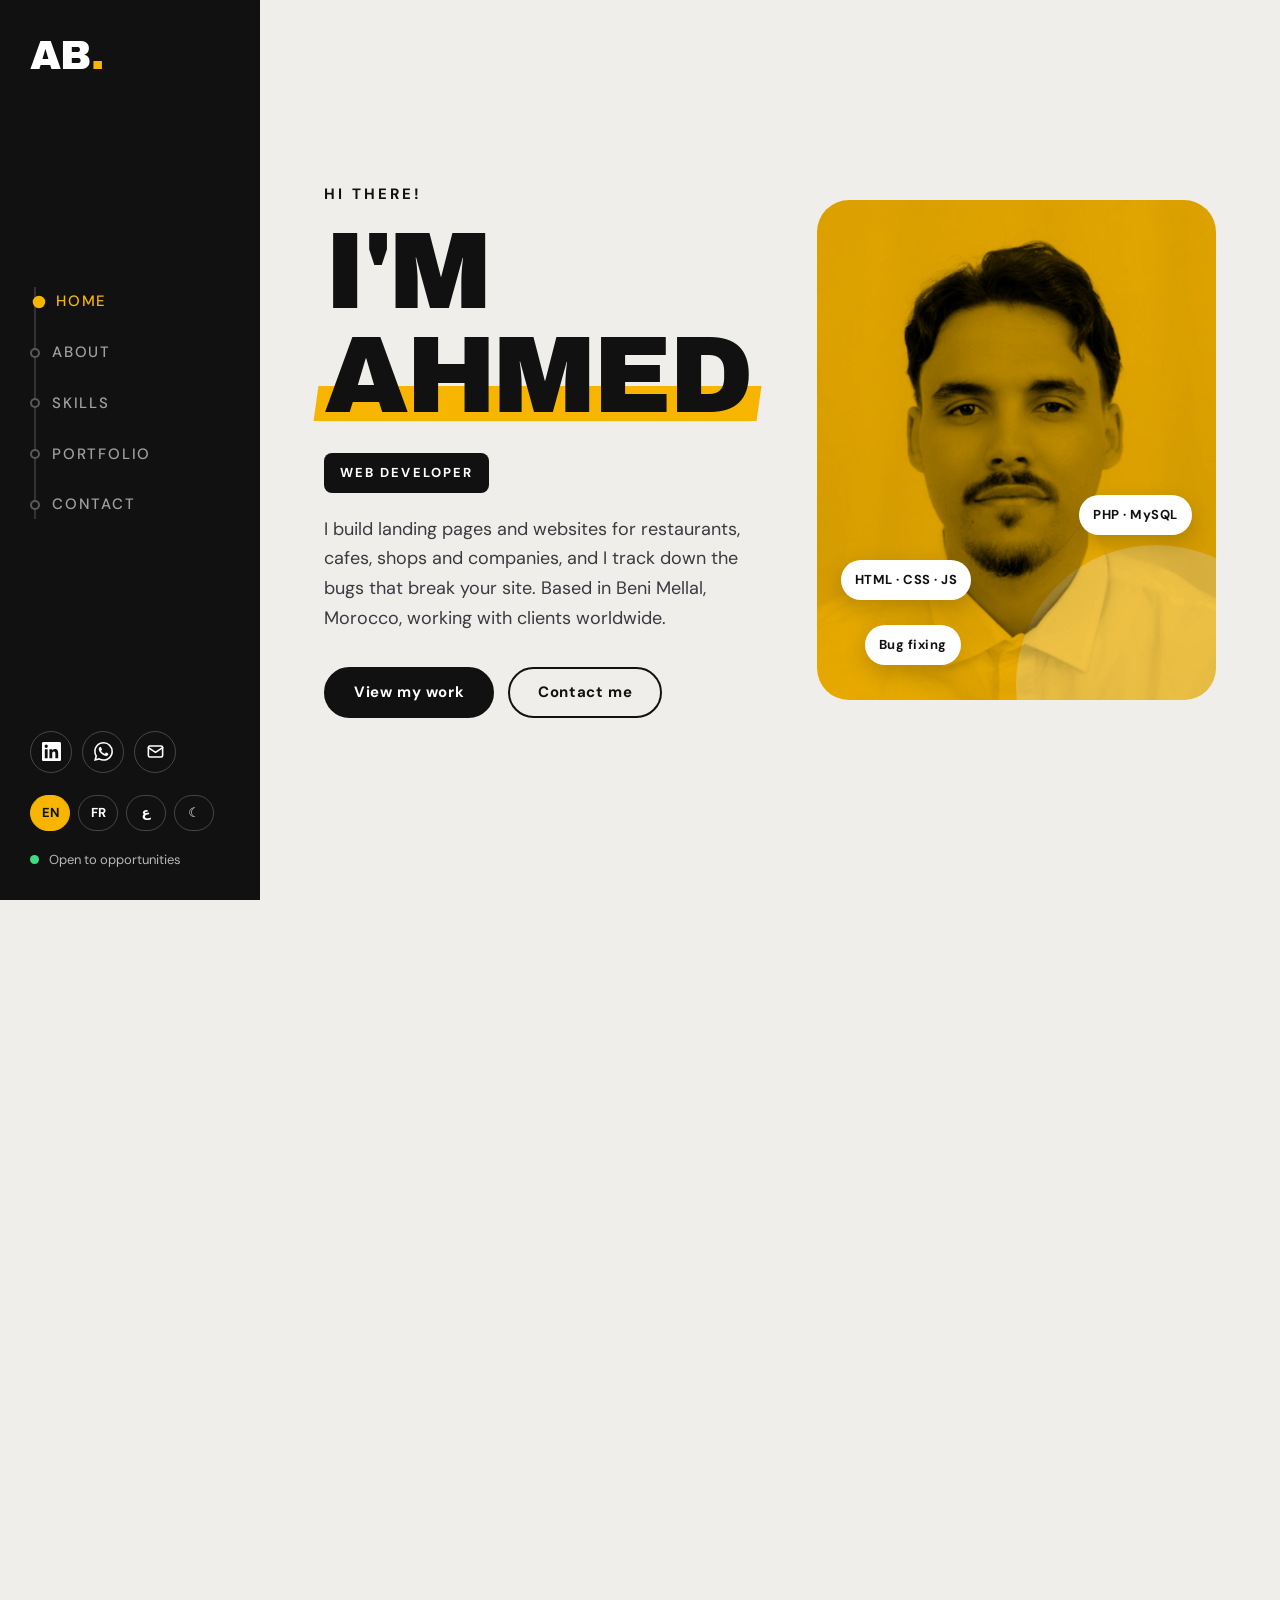
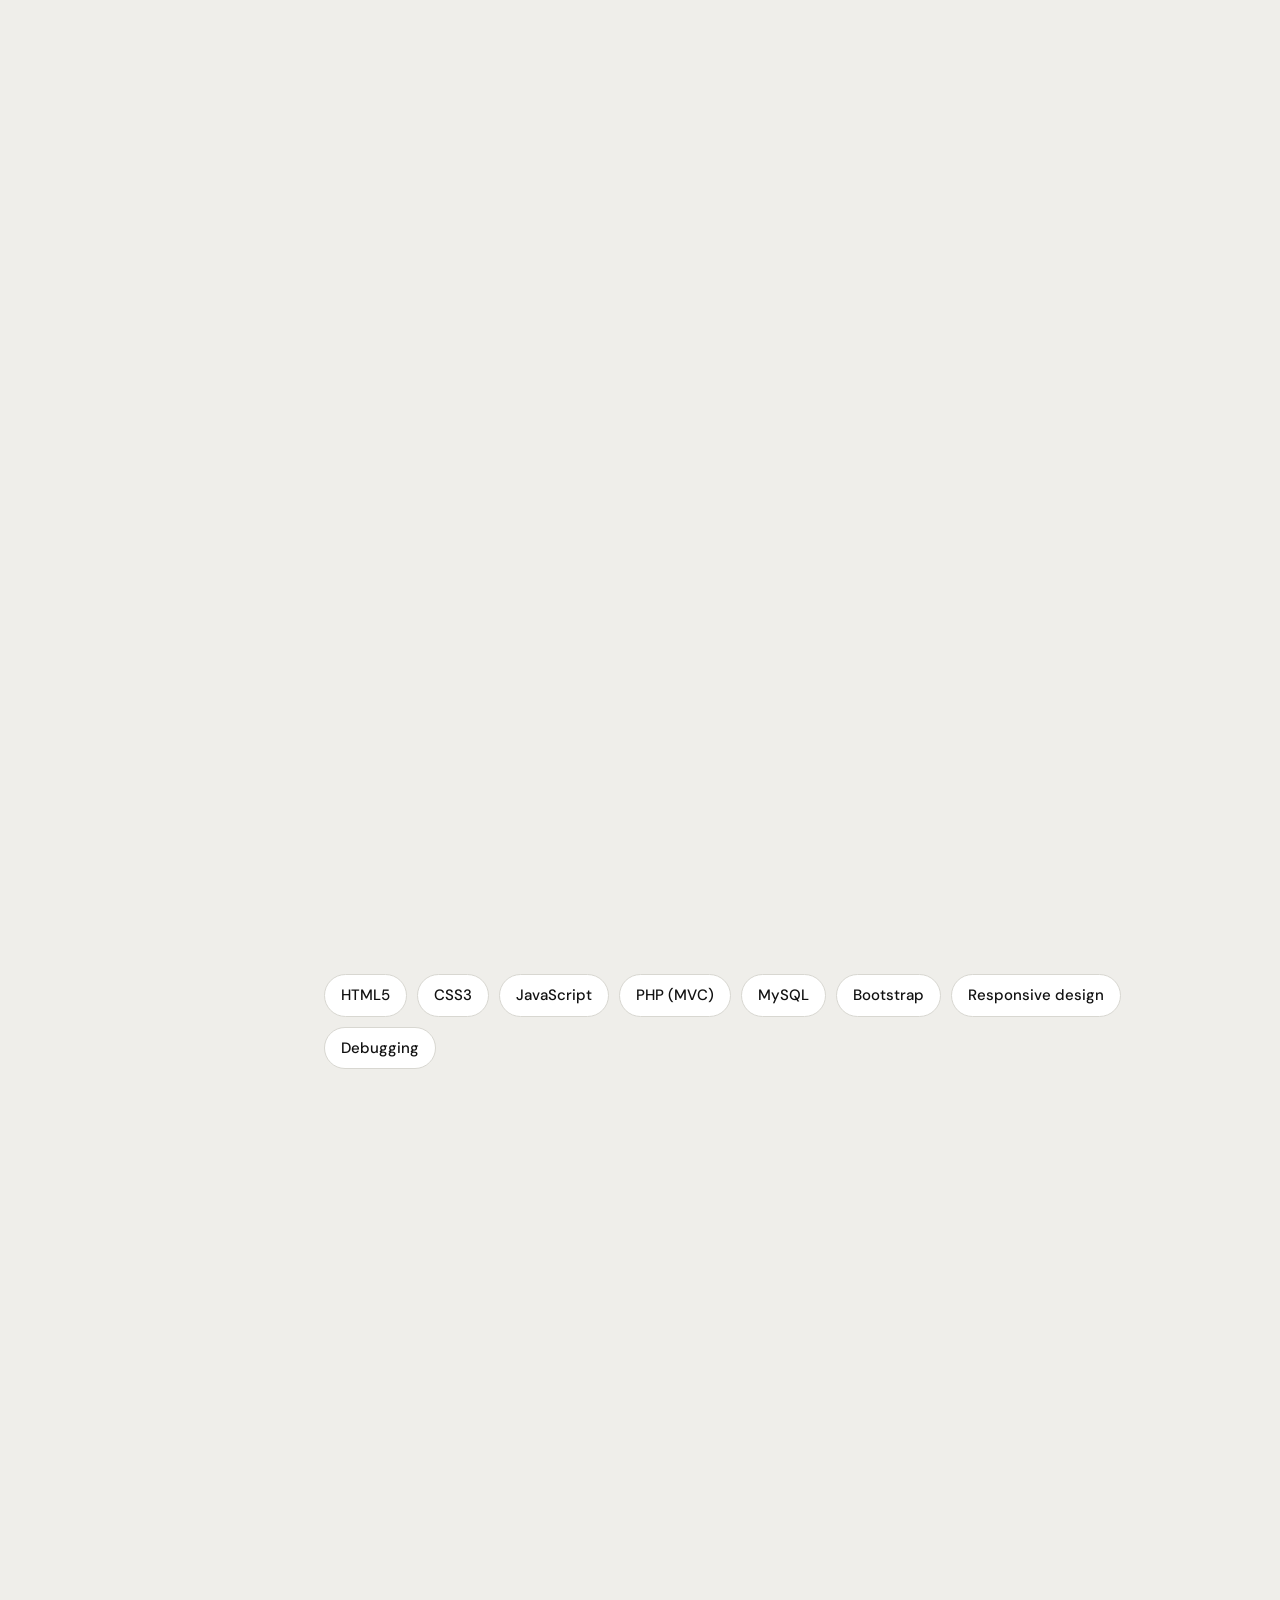
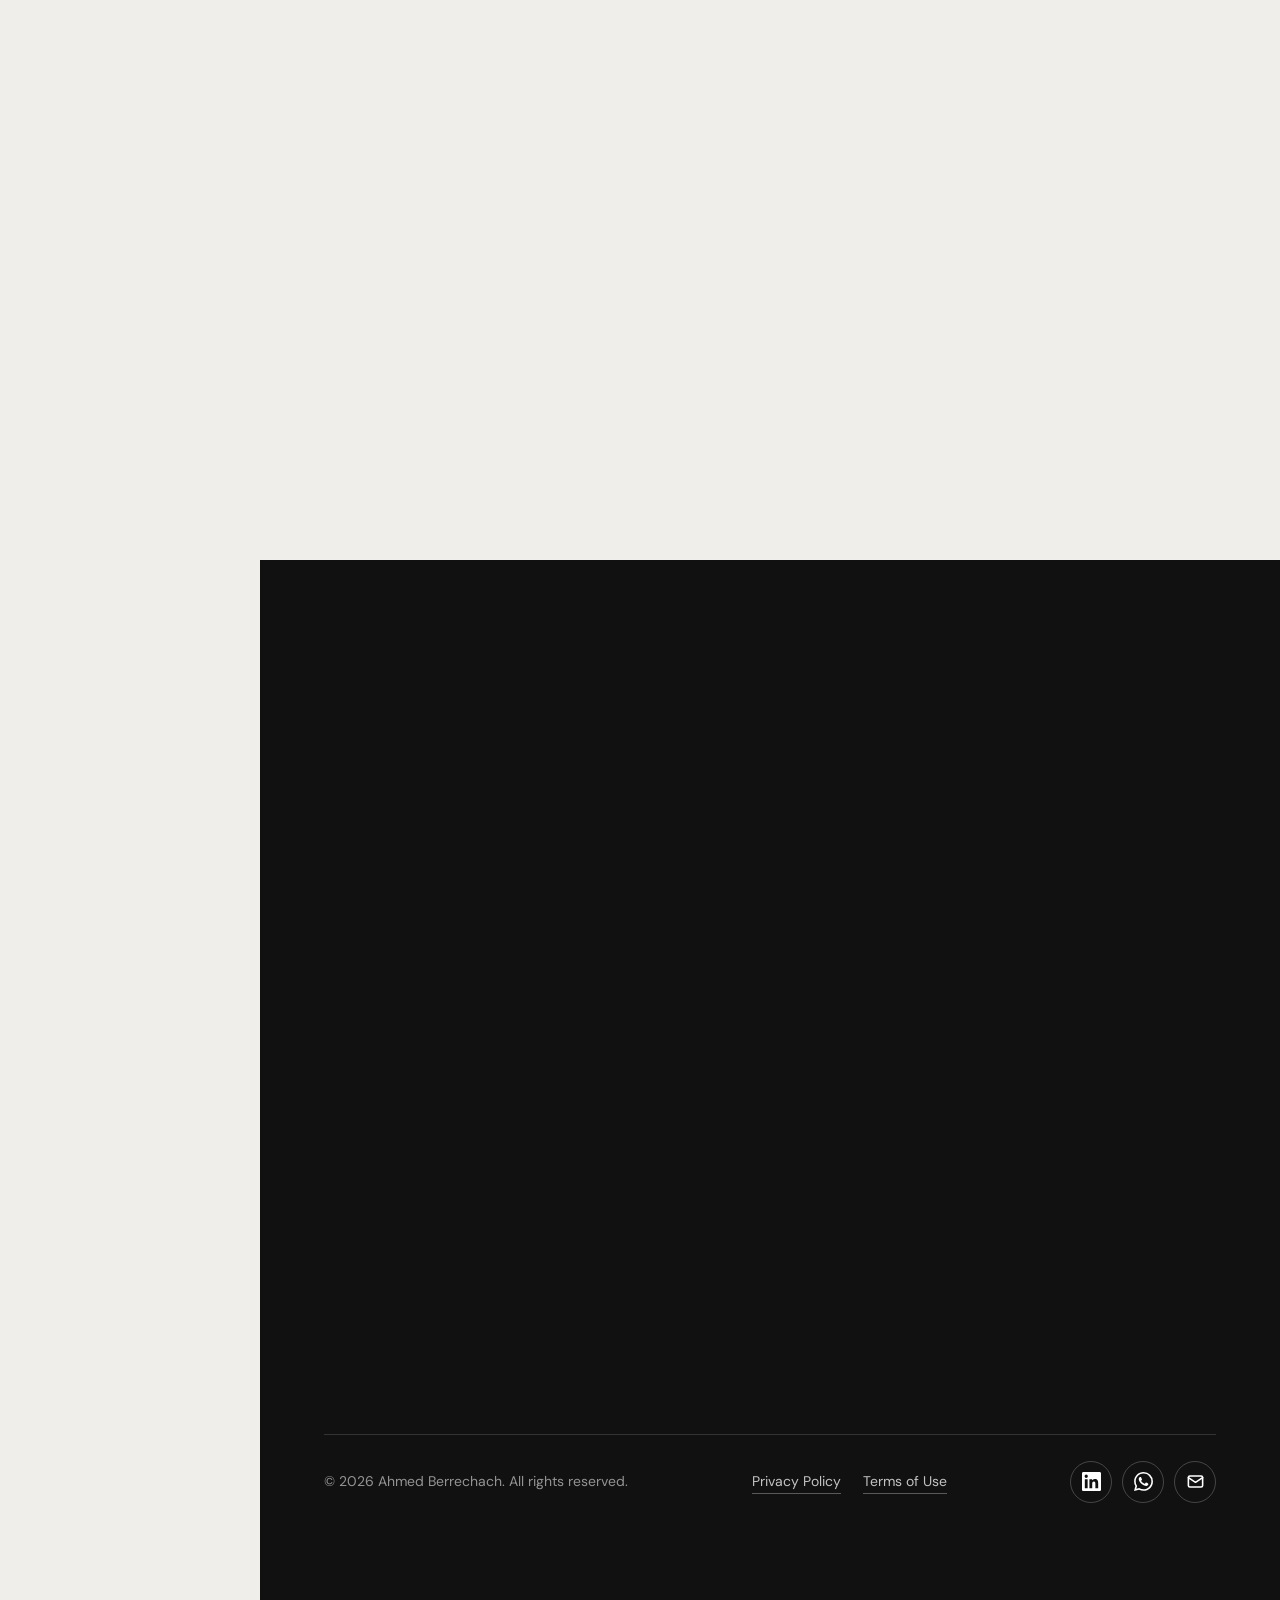
<file: index.html>
<!doctype html>
<html lang="en">
  <head>
    <meta charset="utf-8" />
    <meta name="viewport" content="width=device-width, initial-scale=1" />
    <title>Ahmed Berrechach | Web Developer</title>
    <meta
      name="description"
      content="Ahmed Berrechach, web developer. Landing pages and websites for restaurants, cafes, shops and companies, plus bug fixing."
    />
    <meta property="og:title" content="Ahmed Berrechach | Web Developer" />
    <meta
      property="og:description"
      content="Landing pages, business websites, ordering sites and bug fixing."
    />
    <meta property="og:type" content="website" />
    <meta property="og:locale" content="en_US" />
    <meta name="twitter:card" content="summary" />
    <meta name="twitter:title" content="Ahmed Berrechach | Web Developer" />
    <meta
      name="twitter:description"
      content="Landing pages, business websites, ordering sites and bug fixing."
    />
    <meta name="author" content="Ahmed Berrechach" />
    <meta name="robots" content="index, follow" />
    <meta name="theme-color" content="#111111" />
    <meta
      http-equiv="Content-Security-Policy"
      content="default-src 'self'; img-src 'self' data:; style-src 'self'; script-src 'self'; connect-src 'self' https://formsubmit.co; form-action 'self' https://formsubmit.co; base-uri 'self'; object-src 'none'"
    />
    <script type="application/ld+json">
      {
        "@context": "https://schema.org",
        "@type": "Person",
        "name": "Ahmed Berrechach",
        "jobTitle": "Web Developer",
        "email": "mailto:ahmed.berrechach1@gmail.com",
        "telephone": "+212694136313",
        "address": {
          "@type": "PostalAddress",
          "addressLocality": "Beni Mellal",
          "addressCountry": "MA"
        },
        "sameAs": ["https://www.linkedin.com/in/ahmed-berrechach-89001a366"]
      }
    </script>
    <link
      rel="icon"
      href="data:image/svg+xml,%3Csvg xmlns='http://www.w3.org/2000/svg' viewBox='0 0 64 64'%3E%3Crect width='64' height='64' rx='14' fill='%23111'/%3E%3Ctext x='32' y='43' font-size='30' font-family='Arial Black,Arial' font-weight='900' text-anchor='middle' fill='%23F7B500'%3EAB%3C/text%3E%3C/svg%3E"
    />
    <link rel="stylesheet" href="css/style.css" />
  </head>
  <body>
    <a class="skip" href="#main">Skip to content</a>

    <svg
      class="sprite"
      width="0"
      height="0"
      aria-hidden="true"
      focusable="false"
    >
      <symbol id="i-linkedin" viewBox="0 0 24 24">
        <path
          d="M20.447 20.452h-3.554v-5.569c0-1.328-.027-3.037-1.852-3.037-1.853 0-2.136 1.445-2.136 2.939v5.667H9.351V9h3.414v1.561h.046c.477-.9 1.637-1.85 3.37-1.85 3.601 0 4.267 2.37 4.267 5.455v6.286zM5.337 7.433a2.062 2.062 0 0 1-2.063-2.065 2.064 2.064 0 1 1 2.063 2.065zm1.782 13.019H3.555V9h3.564v11.452zM22.225 0H1.771C.792 0 0 .774 0 1.729v20.542C0 23.227.792 24 1.771 24h20.451C23.2 24 24 23.227 24 22.271V1.729C24 .774 23.2 0 22.222 0h.003z"
        />
      </symbol>
      <symbol id="i-whatsapp" viewBox="0 0 24 24">
        <path
          d="M17.472 14.382c-.297-.149-1.758-.867-2.03-.967-.273-.099-.471-.148-.67.15-.197.297-.767.966-.94 1.164-.173.199-.347.223-.644.075-.297-.15-1.255-.463-2.39-1.475-.883-.788-1.48-1.761-1.653-2.059-.173-.297-.018-.458.13-.606.134-.133.298-.347.446-.52.149-.174.198-.298.298-.497.099-.198.05-.371-.025-.52-.075-.149-.669-1.612-.916-2.207-.242-.579-.487-.5-.669-.51-.173-.008-.371-.01-.57-.01-.198 0-.52.074-.792.372-.272.297-1.04 1.016-1.04 2.479 0 1.462 1.065 2.875 1.213 3.074.149.198 2.096 3.2 5.077 4.487.709.306 1.262.489 1.694.625.712.227 1.36.195 1.871.118.571-.085 1.758-.719 2.006-1.413.248-.694.248-1.289.173-1.413-.074-.124-.272-.198-.57-.347m-5.421 7.403h-.004a9.87 9.87 0 01-5.031-1.378l-.361-.214-3.741.982.998-3.648-.235-.374a9.86 9.86 0 01-1.51-5.26c.001-5.45 4.436-9.884 9.888-9.884 2.64 0 5.122 1.03 6.988 2.898a9.825 9.825 0 012.893 6.994c-.003 5.45-4.437 9.884-9.885 9.884m8.413-18.297A11.815 11.815 0 0012.05 0C5.495 0 .16 5.335.157 11.892c0 2.096.547 4.142 1.588 5.945L.057 24l6.305-1.654a11.882 11.882 0 005.683 1.448h.005c6.554 0 11.89-5.335 11.893-11.893a11.821 11.821 0 00-3.48-8.413z"
        />
      </symbol>
    </svg>

    <!-- Mobile top bar -->
    <header class="topbar">
      <a href="#home" class="logo">AB<span>.</span></a>
      <button
        class="menu-btn"
        aria-label="Open menu"
        aria-expanded="false"
        aria-controls="sidebar"
      >
        <span></span><span></span><span></span>
      </button>
    </header>

    <!-- Sidebar navigation -->
    <aside class="sidebar" id="sidebar">
      <a href="#home" class="logo">AB<span>.</span></a>

      <nav class="nav" aria-label="Main">
        <a href="#home" class="active"><i></i>Home</a>
        <a href="#about"><i></i>About</a>
        <a href="#skills"><i></i>Skills</a>
        <a href="#portfolio"><i></i>Portfolio</a>
        <a href="#contact"><i></i>Contact</a>
      </nav>

      <ul class="socials" aria-label="Contact links">
        <li>
          <a
            href="https://www.linkedin.com/in/ahmed-berrechach-89001a366"
            target="_blank"
            rel="noopener noreferrer"
            aria-label="LinkedIn"
            title="LinkedIn"
            ><svg viewBox="0 0 24 24" aria-hidden="true">
              <path
                d="M20.447 20.452h-3.554v-5.569c0-1.328-.027-3.037-1.852-3.037-1.853 0-2.136 1.445-2.136 2.939v5.667H9.351V9h3.414v1.561h.046c.477-.9 1.637-1.85 3.37-1.85 3.601 0 4.267 2.37 4.267 5.455v6.286zM5.337 7.433a2.062 2.062 0 0 1-2.063-2.065 2.064 2.064 0 1 1 2.063 2.065zm1.782 13.019H3.555V9h3.564v11.452zM22.225 0H1.771C.792 0 0 .774 0 1.729v20.542C0 23.227.792 24 1.771 24h20.451C23.2 24 24 23.227 24 22.271V1.729C24 .774 23.2 0 22.222 0h.003z"
              /></svg
          ></a>
        </li>
        <li>
          <a
            href="https://wa.me/212694136313"
            target="_blank"
            rel="noopener noreferrer"
            aria-label="WhatsApp"
            title="WhatsApp"
            ><svg viewBox="0 0 24 24" aria-hidden="true">
              <path
                d="M17.472 14.382c-.297-.149-1.758-.867-2.03-.967-.273-.099-.471-.148-.67.15-.197.297-.767.966-.94 1.164-.173.199-.347.223-.644.075-.297-.15-1.255-.463-2.39-1.475-.883-.788-1.48-1.761-1.653-2.059-.173-.297-.018-.458.13-.606.134-.133.298-.347.446-.52.149-.174.198-.298.298-.497.099-.198.05-.371-.025-.52-.075-.149-.669-1.612-.916-2.207-.242-.579-.487-.5-.669-.51-.173-.008-.371-.01-.57-.01-.198 0-.52.074-.792.372-.272.297-1.04 1.016-1.04 2.479 0 1.462 1.065 2.875 1.213 3.074.149.198 2.096 3.2 5.077 4.487.709.306 1.262.489 1.694.625.712.227 1.36.195 1.871.118.571-.085 1.758-.719 2.006-1.413.248-.694.248-1.289.173-1.413-.074-.124-.272-.198-.57-.347m-5.421 7.403h-.004a9.87 9.87 0 01-5.031-1.378l-.361-.214-3.741.982.998-3.648-.235-.374a9.86 9.86 0 01-1.51-5.26c.001-5.45 4.436-9.884 9.888-9.884 2.64 0 5.122 1.03 6.988 2.898a9.825 9.825 0 012.893 6.994c-.003 5.45-4.437 9.884-9.885 9.884m8.413-18.297A11.815 11.815 0 0012.05 0C5.495 0 .16 5.335.157 11.892c0 2.096.547 4.142 1.588 5.945L.057 24l6.305-1.654a11.882 11.882 0 005.683 1.448h.005c6.554 0 11.89-5.335 11.893-11.893a11.821 11.821 0 00-3.48-8.413z"
              /></svg
          ></a>
        </li>
        <li>
          <a
            href="https://mail.google.com/mail/?view=cm&amp;fs=1&amp;to=ahmed.berrechach1@gmail.com"
            target="_blank"
            rel="noopener noreferrer"
            aria-label="Email"
            title="Email"
            ><svg viewBox="0 0 24 24" aria-hidden="true" class="stroke">
              <rect x="3" y="5" width="18" height="14" rx="2" />
              <path d="m3 7 9 6 9-6" /></svg
          ></a>
        </li>
      </ul>
<div class="controls">
  <button type="button" data-lang="en">EN</button>
  <button type="button" data-lang="fr">FR</button>
  <button type="button" data-lang="ar">ع</button>
  <button type="button" id="theme-btn" aria-label="Dark / light mode">☾</button>
</div>
     <div class="status"><b></b> Open to opportunities</div>
    </aside>

    <main id="main">
      <!-- HOME -->
      <section id="home" class="hero">
        <div class="hero-text">
          <p class="hi">Hi there!</p>
          <h1>I'm <em>Ahmed</em></h1>
          <p class="role">Web Developer</p>
          <p class="lead">
            I build landing pages and websites for restaurants, cafes, shops and
            companies, and I track down the bugs that break your site. Based in
            Beni Mellal, Morocco, working with clients worldwide.
          </p>
          <div class="actions">
            <a class="btn btn-dark" href="#portfolio">View my work</a>
            <a class="btn btn-line" href="#contact">Contact me</a>
          </div>
        </div>

        <div class="hero-photo">
          <img
            src="assets/ahmed.jpg"
            alt="Portrait of Ahmed Berrechach"
            width="1021"
            height="1280"
          />
          <span class="chip chip-a">HTML · CSS · JS</span>
          <span class="chip chip-b">PHP · MySQL</span>
          <span class="chip chip-c">Bug fixing</span>
        </div>
      </section>

      <!-- ABOUT -->
      <section id="about" class="block">
        <header class="sec-head reveal">
          <p class="eyebrow">01 / About</p>
          <h2>About me</h2>
        </header>

        <div class="about-grid">
          <div class="about-copy reveal">
            <p class="big">
              I'm <strong>Ahmed Berrechach</strong>, a web developer who builds
              pages that present a business clearly and bring in customers.
            </p>
            <p>
              I work with HTML, CSS, JavaScript, PHP and MySQL. My focus is
              landing pages and presentation websites for restaurants, cafes,
              shops and companies, plus websites where customers can place
              orders.
            </p>
            <p>
              I'm also the person you call when something is broken. I enjoy
              finding the real cause of a bug and fixing it properly. I come
              from customer service and IT support, so I answer fast and explain
              things in plain words.
            </p>
          </div>

          <div class="stats reveal">
            <div>
              <b>2026</b><span>Diploma in<br />Computer Development</span>
            </div>
            <div>
              <b data-count="3">3</b><span>Internships<br />completed</span>
            </div>
            <div>
              <b data-count="6">6</b><span>Core web<br />technologies</span>
            </div>
            <div>
              <b>B2</b><span>English<br />level</span>
            </div>
          </div>
        </div>

        <h3 class="sub reveal">What I do</h3>
        <div class="services">
          <article class="service reveal">
            <svg viewBox="0 0 48 48" aria-hidden="true">
              <rect x="5" y="9" width="38" height="28" rx="4" />
              <path d="M5 17h38M17 43h14M24 37v6" />
            </svg>
            <h4>Landing pages &amp; company websites</h4>
            <p>
              Clear presentation pages for companies and services: a strong
              first screen, trust points and contact buttons.
            </p>
          </article>
          <article class="service reveal">
            <svg viewBox="0 0 48 48" aria-hidden="true">
              <path
                d="M14 6v14a4 4 0 0 0 8 0V6M18 6v36M34 6c-5 4-6 11-6 17h6v19"
              />
            </svg>
            <h4>Restaurant, cafe &amp; shop websites</h4>
            <p>
              Menu or products, opening hours, location map and a WhatsApp
              button so customers reach you in one tap.
            </p>
          </article>
          <article class="service reveal">
            <svg viewBox="0 0 48 48" aria-hidden="true">
              <path d="M6 8h5l5 22h22l4-16H14" />
              <circle cx="19" cy="38" r="3" />
              <circle cx="35" cy="38" r="3" />
            </svg>
            <h4>Online ordering websites</h4>
            <p>
              Order and booking pages where customers pick items, send their
              details and you receive the order.
            </p>
          </article>
          <article class="service reveal">
            <svg viewBox="0 0 48 48" aria-hidden="true">
              <path
                d="M30 8a10 10 0 0 0-9 14L8 35l5 5 13-13a10 10 0 0 0 14-9l-6 6-6-2-2-6 6-6z"
              />
            </svg>
            <h4>Bug fixing</h4>
            <p>
              Broken layouts on mobile, forms that don't send, JavaScript errors
              and slow pages. I find the cause and fix it.
            </p>
          </article>
        </div>
      </section>

      <!-- SKILLS -->
      <section id="skills" class="block">
        <header class="sec-head reveal">
          <p class="eyebrow">02 / Skills</p>
        </header>

        <div>
          <div>
            <ul class="tags">
              <li>HTML5</li>
              <li>CSS3</li>
              <li>JavaScript</li>
              <li>PHP (MVC)</li>
              <li>MySQL</li>
              <li>Bootstrap</li>
              <li>Responsive design</li>
              <li>Debugging</li>
            </ul>
          </div>
        </div>
      </section>

      <!-- PORTFOLIO -->
      <section id="portfolio" class="block">
        <header class="sec-head reveal">
          <p class="eyebrow">03 / Portfolio</p>
          <h2>Portfolio</h2>
        </header>

        <div class="filters reveal" role="tablist" aria-label="Filter projects">
          <button class="on" data-filter="all">All</button>
          <button data-filter="pages">Business pages</button>
          <button data-filter="order">Ordering</button>
          <button data-filter="app">Web apps</button>
        </div>

        <!--
        TO ADD A PROJECT: copy a <article class="card"> block, put a screenshot in assets/ and change the text.
        When a project is online, change the badge to "Live" and link the card.
      -->
        <div class="grid">
          <article class="card reveal" data-cat="pages">
            <div class="thumb">
              <img
                src="assets/dar-zitoun.png"
                alt="Dar Zitoun Restaurant screenshot"
                loading="lazy"
                width="1280"
                height="600"
              />
            </div>
            <div class="card-body">
              <span class="badge soon">Coming soon</span>
              <h4>Dar Zitoun Restaurant</h4>
              <p>
                Restaurant website in French, English and Arabic with menu,
                opening hours, map and table booking.
              </p>
              <ul class="tags small">
                <li>HTML</li>
                <li>CSS</li>
                <li>JavaScript</li>
              </ul>
            </div>
          </article>

          <article class="card reveal" data-cat="pages">
            <div class="thumb">
              <img
                src="assets/atlas-solar.png"
                alt="Atlas Solar Landing Page screenshot"
                loading="lazy"
                width="1280"
                height="600"
              />
            </div>
            <div class="card-body">
              <span class="badge soon">Coming soon</span>
              <h4>Atlas Solar Landing Page</h4>
              <p>
                Landing page for a solar installation company: clear offer,
                benefits and quote request buttons.
              </p>
              <ul class="tags small">
                <li>HTML</li>
                <li>CSS</li>
                <li>JavaScript</li>
              </ul>
            </div>
          </article>

          <article class="card reveal" data-cat="pages">
            <div class="thumb">
              <img
                src="assets/cabinet.png"
                alt="Medical Clinic Website screenshot"
                loading="lazy"
                width="1280"
                height="600"
              />
            </div>
            <div class="card-body">
              <span class="badge soon">Coming soon</span>
              <h4>Medical Clinic Website</h4>
              <p>
                Presentation site for an eye clinic with services, opening
                hours, contact details and appointment buttons.
              </p>
              <ul class="tags small">
                <li>HTML</li>
                <li>CSS</li>
                <li>JavaScript</li>
              </ul>
            </div>
          </article>

          <article class="card reveal" data-cat="pages">
            <div class="thumb">
              <img
                src="assets/fade-studio.png"
                alt="Fade Studio Barber Shop screenshot"
                loading="lazy"
                width="1280"
                height="600"
              />
            </div>
            <div class="card-body">
              <span class="badge soon">Coming soon</span>
              <h4>Fade Studio Barber Shop</h4>
              <p>
                Bold, booking-focused page for a men's barber shop, with a quick
                way to pick a time slot.
              </p>
              <ul class="tags small">
                <li>HTML</li>
                <li>CSS</li>
                <li>JavaScript</li>
              </ul>
            </div>
          </article>

          <article class="card reveal" data-cat="order">
            <div class="thumb">
              <img
                src="assets/brew-and-bean.png"
                alt="Brew &amp; Bean Coffee Ordering screenshot"
                loading="lazy"
                width="1280"
                height="600"
              />
            </div>
            <div class="card-body">
              <span class="badge soon">Coming soon</span>
              <h4>Brew &amp; Bean Coffee Ordering</h4>
              <p>
                Customers pick drinks and pastries, fill a cart, and the order
                is confirmed on WhatsApp.
              </p>
              <ul class="tags small">
                <li>HTML</li>
                <li>CSS</li>
                <li>JavaScript</li>
              </ul>
            </div>
          </article>

          <article class="card reveal" data-cat="order">
            <div class="thumb">
              <img
                src="assets/level-up-store.png"
                alt="Level Up Gaming Store screenshot"
                loading="lazy"
                width="1280"
                height="600"
              />
            </div>
            <div class="card-body">
              <span class="badge soon">Coming soon</span>
              <h4>Level Up Gaming Store</h4>
              <p>
                Online store for consoles, games and accessories with search,
                cart and WhatsApp order confirmation.
              </p>
              <ul class="tags small">
                <li>HTML</li>
                <li>CSS</li>
                <li>JavaScript</li>
              </ul>
            </div>
          </article>

          <article class="card reveal" data-cat="app">
            <div class="thumb">
              <img
                src="assets/Project_artisan.png"
                alt="Swbly Clients-Artisans Platform screenshot"
                loading="lazy"
                width="1280"
                height="600"
              />
            </div>
            <div class="card-body">
              <span class="badge soon">Final Year Project</span>
              <h4>Swbly Clients-Artisans Platform</h4>
              <p>
                A dynamic web application that connects clients with artisans.
                Includes registration, login and a search by trade.
              </p>
              <ul class="tags small">
                <li>PHP</li>
                <li>MySQL</li>
                <li>Bootstrap</li>
                <li>JavaScript</li>
              </ul>
            </div>
          </article>
        </div>
      </section>

      <!-- CONTACT -->
      <section id="contact" class="block dark">
        <header class="sec-head reveal">
          <p class="eyebrow">04 / Contact</p>
          <h2>Let's work together</h2>
        </header>

        <div class="contact-grid">
          <div class="reveal">
            <p class="big">
              Need a landing page, a website for your business or a bug fixed?
              Tell me what you need and I'll reply with a clear plan and price.
            </p>
            <ul class="contact-list">
              <li>
                <span>Email</span
                ><a
                  href="https://mail.google.com/mail/?view=cm&amp;fs=1&amp;to=ahmed.berrechach1@gmail.com"
                  target="_blank"
                  rel="noopener noreferrer"
                  >ahmed.berrechach1@gmail.com</a
                >
              </li>
              <li>
                <span>WhatsApp</span
                ><a
                  href="https://wa.me/212694136313"
                  target="_blank"
                  rel="noopener noreferrer"
                  >+212 694 136 313</a
                >
              </li>
              <li>
                <span>LinkedIn</span
                ><a
                  href="https://www.linkedin.com/in/ahmed-berrechach-89001a366"
                  target="_blank"
                  rel="noopener noreferrer"
                  >Ahmed Berrechach</a
                >
              </li>
              <li><span>Location</span>Beni Mellal, Morocco</li>
              <li><span>Languages</span>English, Arabic</li>
            </ul>
          </div>

          <form
            class="form reveal"
            id="contact-form"
            action="https://formsubmit.co/ahmed.berrechach1@gmail.com"
            method="post"
          >
            <label
              >Your name<input
                name="name"
                type="text"
                required
                minlength="2"
                maxlength="100"
                autocomplete="name"
            /></label>
            <label
              >Your email<input
                name="email"
                type="email"
                required
                maxlength="150"
                autocomplete="email"
            /></label>
            <label
              >What do you need?<textarea
                name="message"
                rows="4"
                required
                minlength="10"
                maxlength="3000"
              ></textarea>
            </label>

            <!-- Spam trap: hidden from people, bots fill it -->
            <input
              type="text"
              name="_honey"
              class="hp"
              tabindex="-1"
              autocomplete="off"
              aria-hidden="true"
            />
            <input
              type="hidden"
              name="_subject"
              value="New message from your portfolio"
            />
            <input type="hidden" name="_template" value="table" />
            <input type="hidden" name="_captcha" value="false" />

            <p class="consent">
              By sending this message you agree to the
              <a href="privacy.html">Privacy Policy</a>.
            </p>
            <button class="btn btn-yellow" type="submit">Send message</button>
            <p
              class="form-status"
              id="form-status"
              role="status"
              aria-live="polite"
            ></p>
          </form>
        </div>

        <footer class="foot">
          <p>
            © <span id="year">2026</span> Ahmed Berrechach. All rights reserved.
          </p>
          <nav class="foot-links" aria-label="Legal">
            <a href="privacy.html">Privacy Policy</a>
            <a href="terms.html">Terms of Use</a>
          </nav>
          <ul class="socials foot-social" aria-label="Social links">
            <li>
              <a
                href="https://www.linkedin.com/in/ahmed-berrechach-89001a366"
                target="_blank"
                rel="noopener noreferrer"
                aria-label="LinkedIn"
                ><svg viewBox="0 0 24 24" aria-hidden="true">
                  <use href="#i-linkedin" /></svg
              ></a>
            </li>
            <li>
              <a
                href="https://wa.me/212694136313"
                target="_blank"
                rel="noopener noreferrer"
                aria-label="WhatsApp"
                ><svg viewBox="0 0 24 24" aria-hidden="true">
                  <use href="#i-whatsapp" /></svg
              ></a>
            </li>
            <li>
              <a
                href="https://mail.google.com/mail/?view=cm&amp;fs=1&amp;to=ahmed.berrechach1@gmail.com"
                target="_blank"
                rel="noopener noreferrer"
                aria-label="Email"
                ><svg viewBox="0 0 24 24" aria-hidden="true" class="stroke">
                  <rect x="3" y="5" width="18" height="14" rx="2" />
                  <path d="m3 7 9 6 9-6" /></svg
              ></a>
            </li>
          </ul>
        </footer>
      </section>
    </main>

    <script src="js/main.js"></script>
  </body>
</html>
</file>
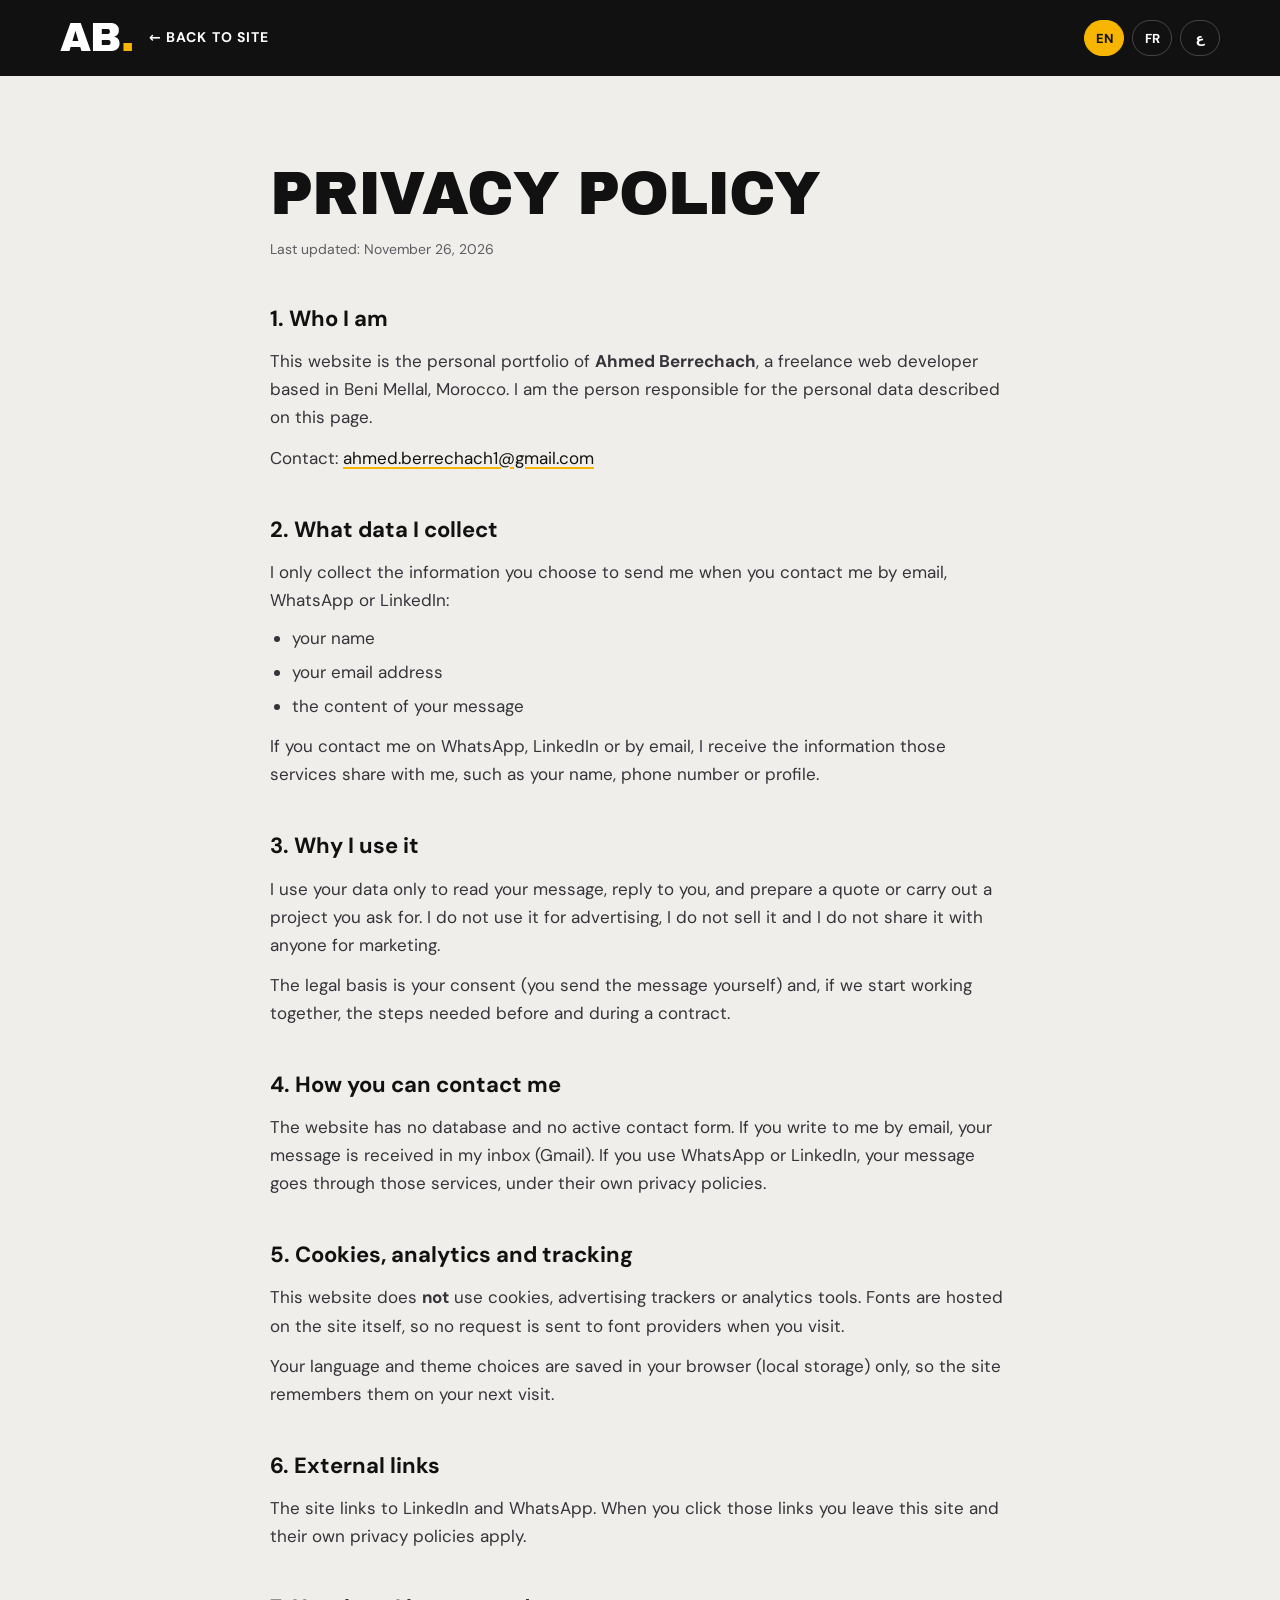
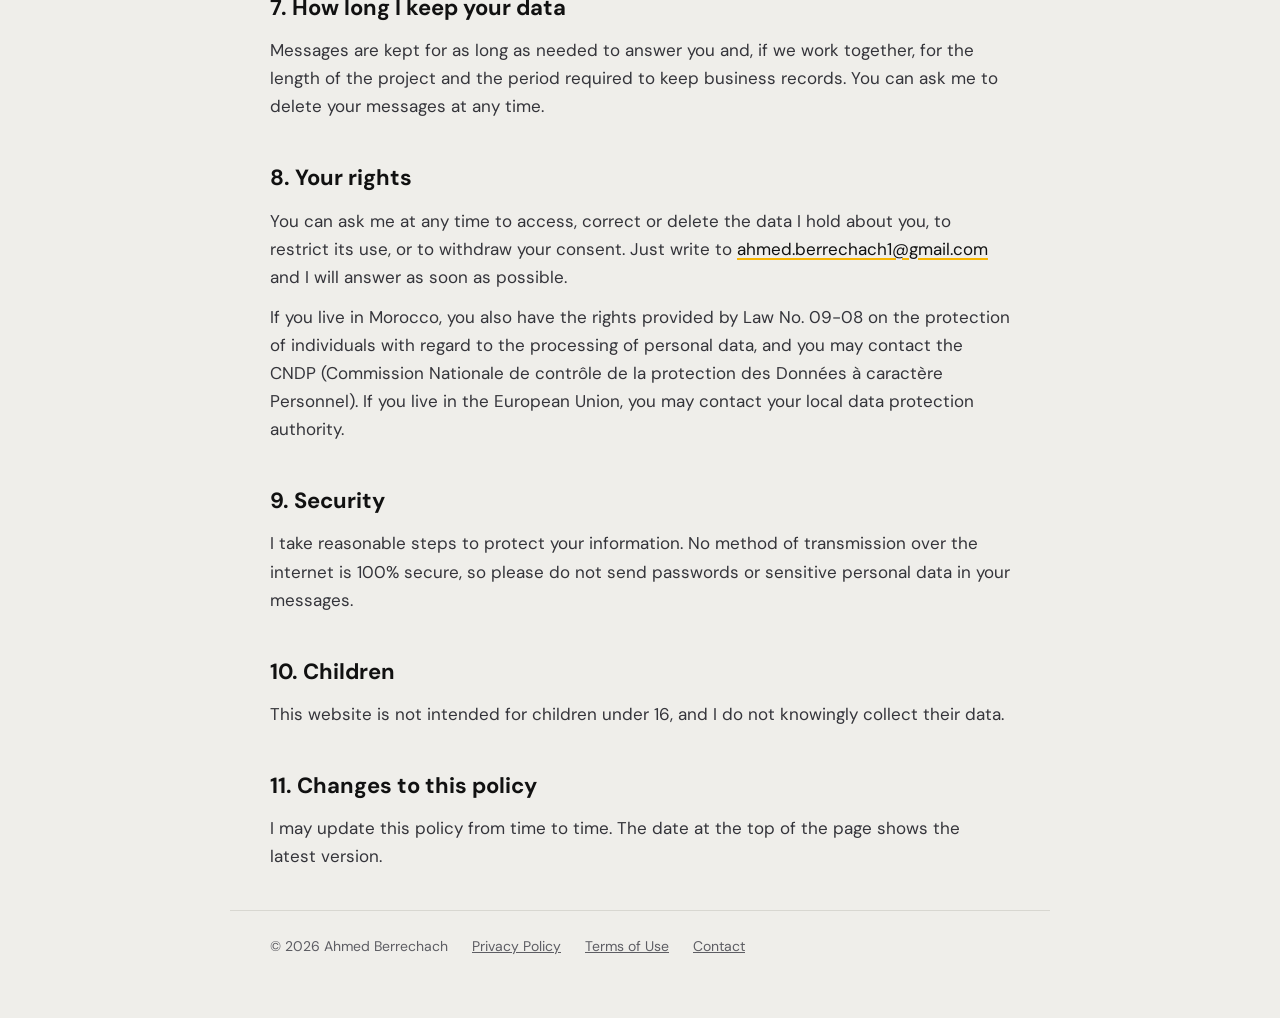
<file: privacy.html>
<!doctype html>
<html lang="en">
<head>
  <meta charset="utf-8">
  <meta name="viewport" content="width=device-width, initial-scale=1">
  <title>Privacy Policy | Ahmed Berrechach</title>
  <meta name="description" content="Privacy Policy of the portfolio website of Ahmed Berrechach: what data is received when you contact me and how it is used.">
  <meta name="robots" content="index, follow">
  <meta name="theme-color" content="#111111">
  <meta http-equiv="Content-Security-Policy" content="default-src 'self'; img-src 'self' data:; style-src 'self'; script-src 'self'; base-uri 'self'; object-src 'none'">
  <link rel="icon" href="data:image/svg+xml,%3Csvg xmlns='http://www.w3.org/2000/svg' viewBox='0 0 64 64'%3E%3Crect width='64' height='64' rx='14' fill='%23111'/%3E%3Ctext x='32' y='43' font-size='30' font-family='Arial Black,Arial' font-weight='900' text-anchor='middle' fill='%23F7B500'%3EAB%3C/text%3E%3C/svg%3E">
  <link rel="stylesheet" href="css/style.css">
</head>
<body>
  <header class="legal-top">
    <a href="index.html" class="logo">AB<span>.</span></a>
    <a class="back" href="index.html">&larr; Back to site</a>
    <div class="controls">
      <button type="button" data-lang="en">EN</button>
      <button type="button" data-lang="fr">FR</button>
      <button type="button" data-lang="ar">ع</button>
    </div>
  </header>

  <main class="legal">
    <h1>Privacy Policy</h1>
    <p class="updated">Last updated: November 26, 2026</p>

    <h2>1. Who I am</h2>
    <p>This website is the personal portfolio of <strong>Ahmed Berrechach</strong>, a freelance web developer based in Beni Mellal, Morocco. I am the person responsible for the personal data described on this page.</p>
    <p>Contact: <a href="mailto:ahmed.berrechach1@gmail.com">ahmed.berrechach1@gmail.com</a></p>

    <h2>2. What data I collect</h2>
    <p>I only collect the information you choose to send me when you contact me by email, WhatsApp or LinkedIn:</p>
    <ul>
      <li>your name</li>
      <li>your email address</li>
      <li>the content of your message</li>
    </ul>
    <p>If you contact me on WhatsApp, LinkedIn or by email, I receive the information those services share with me, such as your name, phone number or profile.</p>

    <h2>3. Why I use it</h2>
    <p>I use your data only to read your message, reply to you, and prepare a quote or carry out a project you ask for. I do not use it for advertising, I do not sell it and I do not share it with anyone for marketing.</p>
    <p>The legal basis is your consent (you send the message yourself) and, if we start working together, the steps needed before and during a contract.</p>

    <h2>4. How you can contact me</h2>
    <p>The website has no database and no active contact form. If you write to me by email, your message is received in my inbox (Gmail). If you use WhatsApp or LinkedIn, your message goes through those services, under their own privacy policies.</p>

    <h2>5. Cookies, analytics and tracking</h2>
    <p>This website does <strong>not</strong> use cookies, advertising trackers or analytics tools. Fonts are hosted on the site itself, so no request is sent to font providers when you visit.</p>
    <p>Your language and theme choices are saved in your browser (local storage) only, so the site remembers them on your next visit.</p>

    <h2>6. External links</h2>
    <p>The site links to LinkedIn and WhatsApp. When you click those links you leave this site and their own privacy policies apply.</p>

    <h2>7. How long I keep your data</h2>
    <p>Messages are kept for as long as needed to answer you and, if we work together, for the length of the project and the period required to keep business records. You can ask me to delete your messages at any time.</p>

    <h2>8. Your rights</h2>
    <p>You can ask me at any time to access, correct or delete the data I hold about you, to restrict its use, or to withdraw your consent. Just write to <a href="mailto:ahmed.berrechach1@gmail.com">ahmed.berrechach1@gmail.com</a> and I will answer as soon as possible.</p>
    <p>If you live in Morocco, you also have the rights provided by Law No. 09-08 on the protection of individuals with regard to the processing of personal data, and you may contact the CNDP (Commission Nationale de contr&ocirc;le de la protection des Donn&eacute;es &agrave; caract&egrave;re Personnel). If you live in the European Union, you may contact your local data protection authority.</p>

    <h2>9. Security</h2>
    <p>I take reasonable steps to protect your information. No method of transmission over the internet is 100% secure, so please do not send passwords or sensitive personal data in your messages.</p>

    <h2>10. Children</h2>
    <p>This website is not intended for children under 16, and I do not knowingly collect their data.</p>

    <h2>11. Changes to this policy</h2>
    <p>I may update this policy from time to time. The date at the top of the page shows the latest version.</p>
  </main>

  <footer class="legal-foot">
    <span>&copy; <span id="year">2026</span> Ahmed Berrechach</span>
    <a href="privacy.html">Privacy Policy</a>
    <a href="terms.html">Terms of Use</a>
    <a href="index.html#contact">Contact</a>
  </footer>
  <script src="js/legal.js"></script>
</body>
</html>
</file>
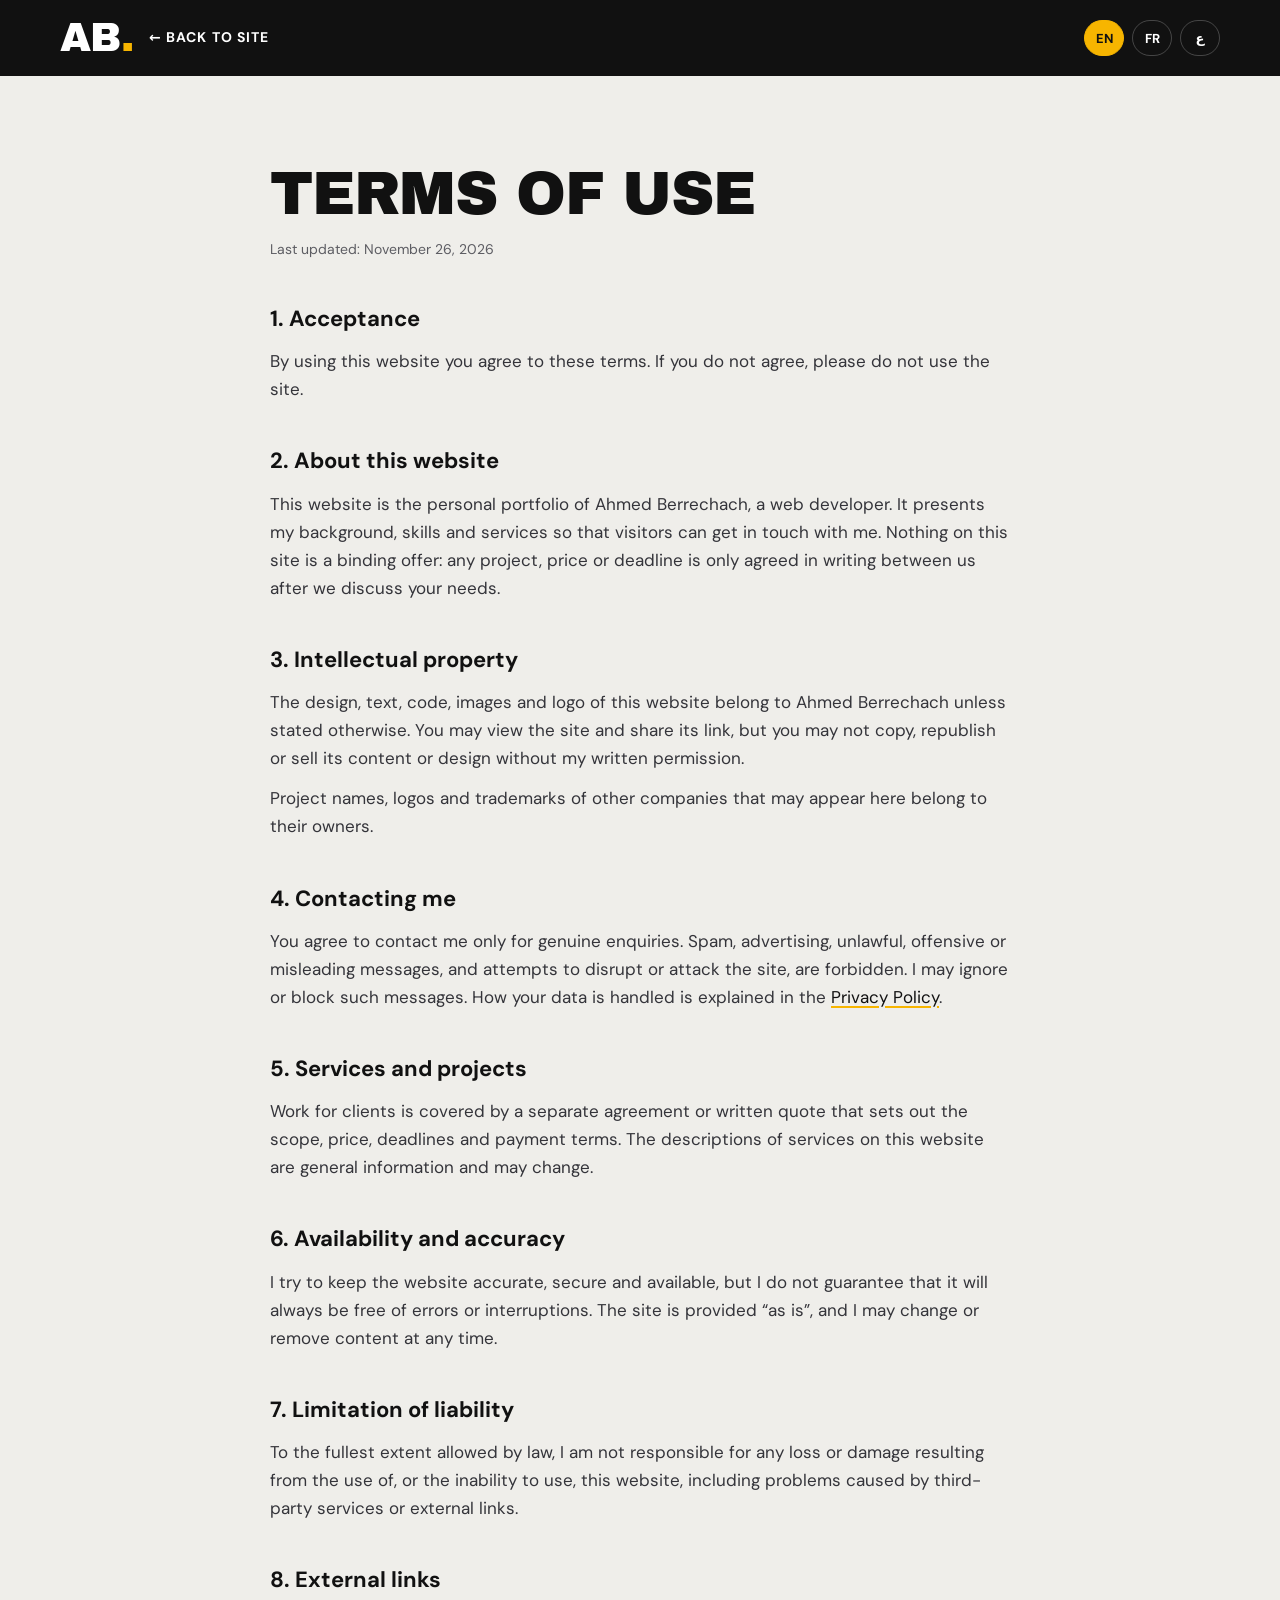
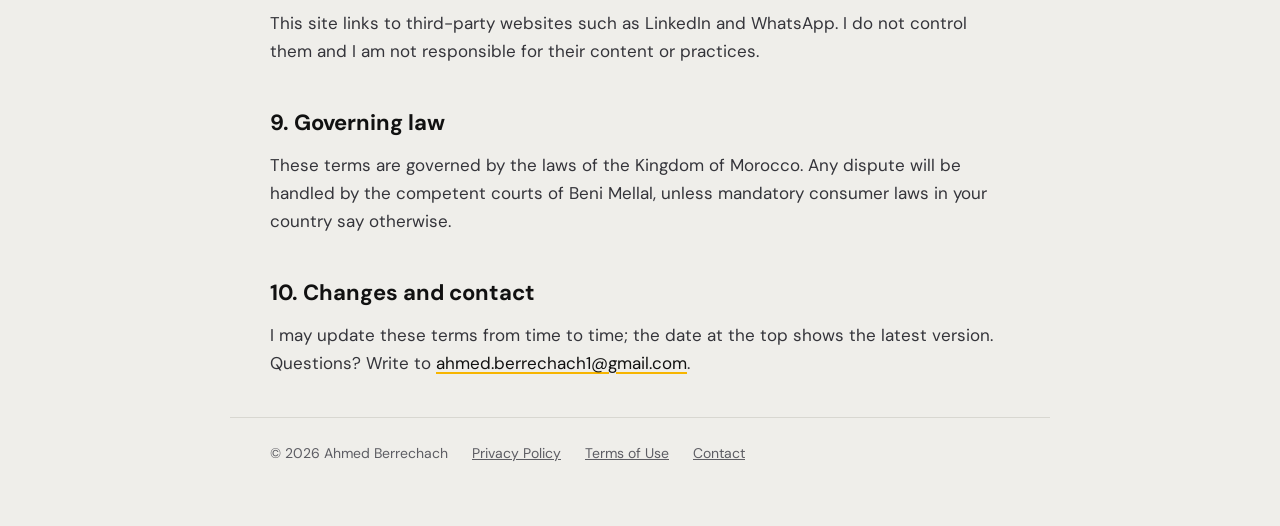
<file: terms.html>
<!doctype html>
<html lang="en">
<head>
  <meta charset="utf-8">
  <meta name="viewport" content="width=device-width, initial-scale=1">
  <title>Terms of Use | Ahmed Berrechach</title>
  <meta name="description" content="Terms of Use of the portfolio website of Ahmed Berrechach.">
  <meta name="robots" content="index, follow">
  <meta name="theme-color" content="#111111">
  <meta http-equiv="Content-Security-Policy" content="default-src 'self'; img-src 'self' data:; style-src 'self'; script-src 'self'; base-uri 'self'; object-src 'none'">
  <link rel="icon" href="data:image/svg+xml,%3Csvg xmlns='http://www.w3.org/2000/svg' viewBox='0 0 64 64'%3E%3Crect width='64' height='64' rx='14' fill='%23111'/%3E%3Ctext x='32' y='43' font-size='30' font-family='Arial Black,Arial' font-weight='900' text-anchor='middle' fill='%23F7B500'%3EAB%3C/text%3E%3C/svg%3E">
  <link rel="stylesheet" href="css/style.css">
</head>
<body>
  <header class="legal-top">
    <a href="index.html" class="logo">AB<span>.</span></a>
    <a class="back" href="index.html">&larr; Back to site</a>
    <div class="controls">
      <button type="button" data-lang="en">EN</button>
      <button type="button" data-lang="fr">FR</button>
      <button type="button" data-lang="ar">ع</button>
    </div>
  </header>

  <main class="legal">
    <h1>Terms of Use</h1>
    <p class="updated">Last updated: November 26, 2026</p>

    <h2>1. Acceptance</h2>
    <p>By using this website you agree to these terms. If you do not agree, please do not use the site.</p>

    <h2>2. About this website</h2>
    <p>This website is the personal portfolio of Ahmed Berrechach, a web developer. It presents my background, skills and services so that visitors can get in touch with me. Nothing on this site is a binding offer: any project, price or deadline is only agreed in writing between us after we discuss your needs.</p>

    <h2>3. Intellectual property</h2>
    <p>The design, text, code, images and logo of this website belong to Ahmed Berrechach unless stated otherwise. You may view the site and share its link, but you may not copy, republish or sell its content or design without my written permission.</p>
    <p>Project names, logos and trademarks of other companies that may appear here belong to their owners.</p>

    <h2>4. Contacting me</h2>
    <p>You agree to contact me only for genuine enquiries. Spam, advertising, unlawful, offensive or misleading messages, and attempts to disrupt or attack the site, are forbidden. I may ignore or block such messages. How your data is handled is explained in the <a href="privacy.html">Privacy Policy</a>.</p>

    <h2>5. Services and projects</h2>
    <p>Work for clients is covered by a separate agreement or written quote that sets out the scope, price, deadlines and payment terms. The descriptions of services on this website are general information and may change.</p>

    <h2>6. Availability and accuracy</h2>
    <p>I try to keep the website accurate, secure and available, but I do not guarantee that it will always be free of errors or interruptions. The site is provided &ldquo;as is&rdquo;, and I may change or remove content at any time.</p>

    <h2>7. Limitation of liability</h2>
    <p>To the fullest extent allowed by law, I am not responsible for any loss or damage resulting from the use of, or the inability to use, this website, including problems caused by third-party services or external links.</p>

    <h2>8. External links</h2>
    <p>This site links to third-party websites such as LinkedIn and WhatsApp. I do not control them and I am not responsible for their content or practices.</p>

    <h2>9. Governing law</h2>
    <p>These terms are governed by the laws of the Kingdom of Morocco. Any dispute will be handled by the competent courts of Beni Mellal, unless mandatory consumer laws in your country say otherwise.</p>

    <h2>10. Changes and contact</h2>
    <p>I may update these terms from time to time; the date at the top shows the latest version. Questions? Write to <a href="mailto:ahmed.berrechach1@gmail.com">ahmed.berrechach1@gmail.com</a>.</p>
  </main>

  <footer class="legal-foot">
    <span>&copy; <span id="year">2026</span> Ahmed Berrechach</span>
    <a href="privacy.html">Privacy Policy</a>
    <a href="terms.html">Terms of Use</a>
    <a href="index.html#contact">Contact</a>
  </footer>
  <script src="js/legal.js"></script>
</body>
</html>
</file>
<file: css/style.css>
/* ---------- Fonts (local files, work offline) ---------- */
@font-face { font-family: "Archivo Black"; src: url("../fonts/archivo-black-latin-400-normal.woff2") format("woff2"); font-weight: 400; font-display: swap; }
@font-face { font-family: "DM Sans"; src: url("../fonts/dm-sans-latin-400-normal.woff2") format("woff2"); font-weight: 400; font-display: swap; }
@font-face { font-family: "DM Sans"; src: url("../fonts/dm-sans-latin-500-normal.woff2") format("woff2"); font-weight: 500; font-display: swap; }
@font-face { font-family: "DM Sans"; src: url("../fonts/dm-sans-latin-700-normal.woff2") format("woff2"); font-weight: 700; font-display: swap; }

/* ---------- Tokens (change colors here) ---------- */
:root {
  --yellow: #F7B500;
  --yellow-soft: #FFE9A6;
  --ink: #111111;
  --ink-2: #1b1b1d;
  --paper: #EFEEEA;
  --card: #FFFFFF;
  --muted: #5d5d63;
  --line: #d8d7d1;
  --sidebar: 260px;
  --radius: 22px;
  --display: "Archivo Black", "Arial Black", Impact, sans-serif;
  --body: "DM Sans", system-ui, -apple-system, "Segoe UI", Roboto, sans-serif;
}

*,
*::before,
*::after { box-sizing: border-box; }

html { scroll-behavior: smooth; scroll-padding-top: 0; }

body {
  margin: 0;
  font-family: var(--body);
  font-size: 17px;
  line-height: 1.65;
  color: var(--ink);
  background: var(--paper);
  -webkit-font-smoothing: antialiased;
}

img { max-width: 100%; display: block; }
a { color: inherit; }
h1, h2, h3, h4, p, ul { margin: 0; }
ul { padding: 0; list-style: none; }

:focus-visible { outline: 3px solid var(--yellow); outline-offset: 3px; border-radius: 6px; }

/* ---------- Sidebar ---------- */
.sidebar {
  position: fixed;
  inset: 0 auto 0 0;
  width: var(--sidebar);
  background: var(--ink);
  color: #fff;
  padding: 36px 30px 30px;
  display: flex;
  flex-direction: column;
  z-index: 50;
}

.logo {
  font-family: var(--display);
  font-size: 40px;
  line-height: 1;
  letter-spacing: -1px;
  text-decoration: none;
  color: #fff;
}
.logo span { color: var(--yellow); }

.nav {
  margin: auto 0;
  display: flex;
  flex-direction: column;
  gap: 6px;
  position: relative;
  padding-left: 22px;
}
.nav::before {
  content: "";
  position: absolute;
  left: 4px; top: 8px; bottom: 8px;
  width: 2px;
  background: rgba(255,255,255,.14);
}
.nav a {
  position: relative;
  text-decoration: none;
  font-weight: 500;
  font-size: 15px;
  letter-spacing: .12em;
  text-transform: uppercase;
  color: rgba(255,255,255,.6);
  padding: 10px 0;
  transition: color .2s, transform .2s;
}
.nav a i {
  position: absolute;
  left: -22px; top: 50%;
  width: 10px; height: 10px;
  margin-top: -5px;
  border-radius: 50%;
  background: var(--ink);
  border: 2px solid rgba(255,255,255,.3);
  transition: background .2s, border-color .2s, transform .2s;
}
.nav a:hover { color: #fff; }
.nav a.active { color: var(--yellow); transform: translateX(4px); }
.nav a.active i { background: var(--yellow); border-color: var(--yellow); transform: scale(1.25); }

.status {
  font-size: 13px;
  color: rgba(255,255,255,.7);
  display: flex;
  align-items: center;
  gap: 10px;
}
.status b {
  width: 9px; height: 9px;
  border-radius: 50%;
  background: #3ddc84;
  box-shadow: 0 0 0 0 rgba(61,220,132,.6);
  animation: pulse 2s infinite;
}
@keyframes pulse {
  70% { box-shadow: 0 0 0 9px rgba(61,220,132,0); }
  100% { box-shadow: 0 0 0 0 rgba(61,220,132,0); }
}

/* ---------- Mobile top bar ---------- */
.topbar { display: none; }

/* ---------- Layout ---------- */
main { margin-left: var(--sidebar); }

.block {
  padding: clamp(64px, 9vw, 120px) clamp(24px, 5vw, 80px);
  scroll-margin-top: 0;
}
.block.alt { background: #e6e5e0; }
.block.dark { background: var(--ink); color: #fff; }

.sec-head { margin-bottom: clamp(32px, 5vw, 56px); }
.eyebrow {
  font-size: 13px;
  font-weight: 700;
  letter-spacing: .18em;
  text-transform: uppercase;
  color: var(--muted);
  margin-bottom: 14px;
}
.dark .eyebrow { color: rgba(255,255,255,.55); }
.sec-head h2 {
  font-family: var(--display);
  font-weight: 400;
  font-size: clamp(38px, 6vw, 76px);
  line-height: 1;
  text-transform: uppercase;
  letter-spacing: -.02em;
  display: inline-block;
  position: relative;
  z-index: 0;
}
.sec-head h2::after {
  content: "";
  position: absolute;
  left: -6px; right: -6px; bottom: 4px;
  height: 28%;
  background: var(--yellow);
  z-index: -1;
  transform: skewX(-8deg);
}

.sub {
  font-size: 14px;
  font-weight: 700;
  letter-spacing: .16em;
  text-transform: uppercase;
  margin-bottom: 22px;
  color: var(--muted);
}

/* ---------- Buttons ---------- */
.btn {
  display: inline-flex;
  align-items: center;
  gap: 10px;
  font: 700 15px/1 var(--body);
  letter-spacing: .04em;
  text-decoration: none;
  padding: 16px 28px;
  border-radius: 999px;
  border: 2px solid var(--ink);
  cursor: pointer;
  transition: transform .2s, background .2s, color .2s, box-shadow .2s;
}
.btn:hover { transform: translateY(-3px); }
.btn-dark { background: var(--ink); color: #fff; }
.btn-dark:hover { box-shadow: 0 10px 24px rgba(0,0,0,.25); }
.btn-line { background: transparent; color: var(--ink); }
.btn-line:hover { background: var(--ink); color: #fff; }
.btn-yellow { background: var(--yellow); color: var(--ink); border-color: var(--yellow); }
.btn-yellow:hover { box-shadow: 0 10px 24px rgba(247,181,0,.35); }

/* ---------- Hero ---------- */
.hero {
  min-height: 100vh;
  display: grid;
  grid-template-columns: 1.05fr .95fr;
  align-items: center;
  gap: clamp(24px, 4vw, 64px);
  padding: clamp(40px, 6vw, 80px) clamp(24px, 5vw, 80px);
}
.hi {
  font-weight: 700;
  letter-spacing: .2em;
  text-transform: uppercase;
  font-size: 15px;
  margin-bottom: 14px;
}
.hero h1 {
  font-family: var(--display);
  font-weight: 400;
  font-size: clamp(54px, 8.5vw, 124px);
  line-height: .95;
  letter-spacing: -.03em;
  text-transform: uppercase;
}
.hero h1 em {
  font-style: normal;
  position: relative;
  display: inline-block;
  z-index: 0;
}
.hero h1 em::after {
  content: "";
  position: absolute;
  left: -8px; right: -8px; bottom: 6%;
  height: 34%;
  background: var(--yellow);
  z-index: -1;
  transform: skewX(-8deg);
}
.role {
  display: inline-block;
  margin-top: 26px;
  background: var(--ink);
  color: #fff;
  font-size: 13px;
  font-weight: 700;
  letter-spacing: .16em;
  text-transform: uppercase;
  padding: 9px 16px;
  border-radius: 8px;
}
.lead {
  margin-top: 22px;
  max-width: 520px;
  color: #3a3a40;
  font-size: 18px;
}
.actions { margin-top: 34px; display: flex; flex-wrap: wrap; gap: 14px; }

.hero-photo {
  position: relative;
  aspect-ratio: 4 / 5;
  max-height: 80vh;
  width: 100%;
  max-width: 520px;
  justify-self: end;
  border-radius: 32px;
  background: var(--yellow);
  overflow: hidden;
  isolation: isolate;
}
.hero-photo::before {
  content: "";
  position: absolute;
  inset: auto -20% -25% auto;
  width: 70%; aspect-ratio: 1;
  border-radius: 50%;
  background: rgba(255,255,255,.28);
  z-index: 0;
}
.hero-photo img {
  position: relative;
  z-index: 1;
  width: 100%; height: 100%;
  object-fit: cover;
  object-position: 50% 20%;
  filter: grayscale(1) contrast(1.08);
  mix-blend-mode: multiply;
}
.chip {
  position: absolute;
  z-index: 2;
  background: #fff;
  color: var(--ink);
  font-size: 13px;
  font-weight: 700;
  letter-spacing: .04em;
  padding: 9px 14px;
  border-radius: 999px;
  box-shadow: 0 8px 22px rgba(0,0,0,.18);
  animation: float 5s ease-in-out infinite;
}
.chip-a { left: 6%; bottom: 20%; }
.chip-b { right: 6%; bottom: 33%; animation-delay: -1.6s; }
.chip-c { left: 12%; bottom: 7%; animation-delay: -3.2s; }
@keyframes float { 50% { transform: translateY(-8px); } }

/* ---------- About ---------- */
.about-grid {
  display: grid;
  grid-template-columns: 1.2fr 1fr;
  gap: clamp(28px, 5vw, 72px);
  align-items: start;
}
.about-copy p + p { margin-top: 16px; }
.about-copy p { color: #3a3a40; }
.about-copy .big, .big {
  font-size: clamp(21px, 2.4vw, 28px);
  line-height: 1.4;
  font-weight: 500;
  color: var(--ink);
}
.dark .big { color: #fff; }

.stats {
  background: var(--ink);
  color: #fff;
  border-radius: var(--radius);
  display: grid;
  grid-template-columns: 1fr 1fr;
}
.stats div {
  padding: 28px 26px;
  border-right: 1px solid rgba(255,255,255,.12);
  border-bottom: 1px solid rgba(255,255,255,.12);
}
.stats div:nth-child(2n) { border-right: 0; }
.stats div:nth-child(n+3) { border-bottom: 0; }
.stats b {
  display: block;
  font-family: var(--display);
  font-weight: 400;
  font-size: clamp(40px, 4.4vw, 58px);
  line-height: 1;
  color: var(--yellow);
}
.stats span {
  display: block;
  margin-top: 10px;
  font-size: 13px;
  letter-spacing: .08em;
  text-transform: uppercase;
  color: rgba(255,255,255,.7);
  line-height: 1.4;
}

.sub + .services, .services { margin-top: 0; }
h3.sub.reveal { margin-top: clamp(48px, 6vw, 80px); }

.services {
  display: grid;
  grid-template-columns: repeat(2, 1fr);
  gap: 20px;
}
.service {
  background: var(--card);
  border-radius: var(--radius);
  padding: 30px 28px 32px;
  border: 1px solid var(--line);
  transition: transform .25s, box-shadow .25s, border-color .25s;
}
.service:hover { transform: translateY(-6px); box-shadow: 0 18px 40px rgba(0,0,0,.1); border-color: var(--yellow); }
.service svg {
  width: 52px; height: 52px;
  fill: none; stroke: var(--ink); stroke-width: 2.4; stroke-linecap: round; stroke-linejoin: round;
  background: var(--yellow);
  padding: 11px;
  border-radius: 14px;
  margin-bottom: 20px;
}
.service h4 { font-size: 20px; margin-bottom: 8px; }
.service p { color: var(--muted); font-size: 16px; }

/* ---------- Resume ---------- */
.resume-grid {
  display: grid;
  grid-template-columns: 1fr 1fr;
  gap: clamp(28px, 5vw, 72px);
}
.timeline { position: relative; padding-left: 28px; }
.timeline::before {
  content: "";
  position: absolute;
  left: 5px; top: 8px; bottom: 8px;
  width: 2px;
  background: var(--ink);
  opacity: .18;
}
.timeline li { position: relative; padding-bottom: 30px; }
.timeline li:last-child { padding-bottom: 0; }
.timeline li::before {
  content: "";
  position: absolute;
  left: -28px; top: 8px;
  width: 12px; height: 12px;
  border-radius: 50%;
  background: var(--yellow);
  border: 2px solid var(--ink);
}
.timeline time {
  display: inline-block;
  font-size: 12px;
  font-weight: 700;
  letter-spacing: .12em;
  text-transform: uppercase;
  background: var(--ink);
  color: var(--yellow);
  padding: 4px 10px;
  border-radius: 6px;
  margin-bottom: 8px;
}
.timeline h4 { font-size: 18px; line-height: 1.35; margin-bottom: 4px; }
.timeline p { color: var(--muted); font-size: 15.5px; }

.skills {
  margin-top: clamp(44px, 6vw, 72px);
  padding-top: clamp(32px, 4vw, 48px);
  border-top: 2px solid rgba(0,0,0,.12);
  display: grid;
  grid-template-columns: 1.4fr 1fr;
  gap: clamp(28px, 5vw, 72px);
}
.tags { display: flex; flex-wrap: wrap; gap: 10px; }
.tags li {
  background: var(--card);
  border: 1px solid var(--line);
  padding: 8px 16px;
  border-radius: 999px;
  font-weight: 500;
  font-size: 15px;
}
.tags.small { gap: 6px; margin-top: 14px; }
.tags.small li { font-size: 12.5px; padding: 4px 11px; background: var(--paper); }

.langs li {
  display: flex;
  justify-content: space-between;
  padding: 12px 0;
  border-bottom: 1px solid rgba(0,0,0,.14);
  font-weight: 500;
}
.langs em { font-style: normal; color: var(--muted); }

/* ---------- Portfolio ---------- */
.filters { display: flex; flex-wrap: wrap; gap: 10px; margin-bottom: 32px; }
.filters button {
  font: 700 14px/1 var(--body);
  letter-spacing: .06em;
  text-transform: uppercase;
  padding: 13px 22px;
  border-radius: 999px;
  border: 2px solid var(--ink);
  background: transparent;
  color: var(--ink);
  cursor: pointer;
  transition: background .2s, color .2s;
}
.filters button:hover { background: rgba(0,0,0,.07); }
.filters button.on { background: var(--ink); color: var(--yellow); }

.grid {
  display: grid;
  grid-template-columns: repeat(auto-fill, minmax(290px, 1fr));
  gap: 22px;
}
.card {
  background: var(--card);
  border-radius: var(--radius);
  overflow: hidden;
  border: 1px solid var(--line);
  display: flex;
  flex-direction: column;
  transition: transform .25s, box-shadow .25s;
}
.card:hover { transform: translateY(-6px); box-shadow: 0 20px 44px rgba(0,0,0,.12); }
.card.hide { display: none; }

.thumb {
  aspect-ratio: 16 / 10;
  display: grid;
  place-items: center;
  position: relative;
  overflow: hidden;
  color: var(--ink);
}
.thumb img { width: 100%; height: 100%; object-fit: cover; }
.thumb span {
  font-family: var(--display);
  font-size: 22px;
  text-transform: uppercase;
  letter-spacing: -.01em;
  text-align: center;
  padding: 0 18px;
  position: relative;
  z-index: 1;
}
.thumb::before, .thumb::after { content: ""; position: absolute; border-radius: 50%; }
.thumb::before { width: 62%; aspect-ratio: 1; right: -14%; top: -30%; background: rgba(255,255,255,.3); }
.thumb::after  { width: 36%; aspect-ratio: 1; left: -8%; bottom: -24%; background: rgba(0,0,0,.08); }
.t1 { background: var(--yellow); }
.t2 { background: #111; color: var(--yellow); }
.t3 { background: #ffd966; }
.t4 { background: #2a2a2e; color: #fff; }
.t5 { background: #f3ddb0; }
.t6 { background: #d9d8d2; }
.t2::before, .t4::before { background: rgba(247,181,0,.16); }
.t2::after, .t4::after { background: rgba(255,255,255,.07); }

.card-body { padding: 24px 24px 28px; display: flex; flex-direction: column; flex: 1; }
.badge {
  align-self: flex-start;
  font-size: 11.5px;
  font-weight: 700;
  letter-spacing: .12em;
  text-transform: uppercase;
  background: var(--yellow-soft);
  color: #6b4b00;
  padding: 5px 10px;
  border-radius: 6px;
  margin-bottom: 14px;
}
.badge.soon { background: #e8e8ea; color: #55555c; }
.card h4 { font-size: 19px; line-height: 1.3; margin-bottom: 8px; }
.card p { color: var(--muted); font-size: 15.5px; flex: 1; }

/* ---------- Contact ---------- */
.contact-grid {
  display: grid;
  grid-template-columns: 1fr 1fr;
  gap: clamp(28px, 5vw, 80px);
  align-items: start;
}
.contact-list { margin-top: 30px; }
.contact-list li {
  display: flex;
  gap: 18px;
  padding: 16px 0;
  border-bottom: 1px solid rgba(255,255,255,.14);
  color: rgba(255,255,255,.9);
  flex-wrap: wrap;
}
.contact-list span {
  min-width: 100px;
  font-size: 12.5px;
  letter-spacing: .14em;
  text-transform: uppercase;
  color: var(--yellow);
  font-weight: 700;
  padding-top: 3px;
}
.contact-list a { text-decoration: none; border-bottom: 2px solid var(--yellow); word-break: break-all; }
.contact-list a:hover { color: var(--yellow); }

.form {
  background: var(--ink-2);
  border: 1px solid rgba(255,255,255,.1);
  border-radius: var(--radius);
  padding: clamp(22px, 3vw, 36px);
  display: grid;
  gap: 18px;
}
.form label { display: grid; gap: 8px; font-size: 13px; letter-spacing: .1em; text-transform: uppercase; font-weight: 700; color: rgba(255,255,255,.7); }
.form input, .form textarea {
  font: 400 16px/1.5 var(--body);
  letter-spacing: 0;
  text-transform: none;
  color: #fff;
  background: #111;
  border: 1px solid rgba(255,255,255,.18);
  border-radius: 12px;
  padding: 14px 16px;
  width: 100%;
  resize: vertical;
}
.form input:focus, .form textarea:focus { outline: none; border-color: var(--yellow); box-shadow: 0 0 0 3px rgba(247,181,0,.25); }
.form .btn { justify-self: start; }

.foot {
  margin-top: clamp(56px, 8vw, 96px);
  padding-top: 26px;
  border-top: 1px solid rgba(255,255,255,.14);
  font-size: 14px;
  color: rgba(255,255,255,.55);
}

/* ---------- Scroll reveal ---------- */
.js .reveal { opacity: 0; transform: translateY(26px); transition: opacity .7s ease, transform .7s ease; }
.js .reveal.in { opacity: 1; transform: none; }

@media (prefers-reduced-motion: reduce) {
  html { scroll-behavior: auto; }
  .reveal, .chip, .status b { animation: none !important; transition: none !important; }
  .js .reveal { opacity: 1; transform: none; }
}

/* ---------- Tablet ---------- */
@media (max-width: 1100px) {
  .services { grid-template-columns: 1fr; }
  .about-grid, .resume-grid, .skills, .contact-grid { grid-template-columns: 1fr; }
}

/* ---------- Mobile: sidebar becomes slide-in menu ---------- */
@media (max-width: 900px) {
  body { font-size: 16.5px; }
  main { margin-left: 0; padding-top: 64px; }
  .block { scroll-margin-top: 64px; }

  .topbar {
    position: fixed;
    inset: 0 0 auto 0;
    height: 64px;
    background: var(--ink);
    display: flex;
    align-items: center;
    justify-content: space-between;
    padding: 0 20px;
    z-index: 60;
  }
  .topbar .logo { font-size: 30px; }

  .menu-btn {
    width: 46px; height: 46px;
    background: transparent;
    border: 0;
    display: grid;
    place-content: center;
    gap: 6px;
    cursor: pointer;
  }
  .menu-btn span { display: block; width: 26px; height: 3px; background: #fff; border-radius: 2px; transition: transform .25s, opacity .25s; }
  .menu-btn[aria-expanded="true"] span:nth-child(1) { transform: translateY(9px) rotate(45deg); background: var(--yellow); }
  .menu-btn[aria-expanded="true"] span:nth-child(2) { opacity: 0; }
  .menu-btn[aria-expanded="true"] span:nth-child(3) { transform: translateY(-9px) rotate(-45deg); background: var(--yellow); }

  .sidebar {
    inset: 64px 0 0 0;
    width: auto;
    padding: 40px 28px;
    transform: translateX(100%);
    transition: transform .3s ease;
    visibility: hidden;
  }
  .sidebar.open { transform: none; visibility: visible; }
  .sidebar > .logo { display: none; }
  .nav a { font-size: 22px; padding: 14px 0; }

  .hero {
    grid-template-columns: 1fr;
    min-height: 0;
    padding-top: 36px;
  }
  .hero-photo { justify-self: center; max-height: none; max-width: 440px; order: -1; }
  .hero h1 { font-size: clamp(52px, 17vw, 96px); }
  .lead { font-size: 17px; }
}

@media (max-width: 520px) {
  .stats div { padding: 22px 18px; }
  .grid { grid-template-columns: 1fr; }
  .chip { font-size: 12px; padding: 7px 11px; }
  .btn { padding: 15px 24px; }
}

/* ---------- Added: skip link, icons, form status, footer, legal pages ---------- */
.sprite { position: absolute; width: 0; height: 0; overflow: hidden; }
.skip {
  position: fixed; left: 12px; top: -60px; z-index: 100;
  background: var(--yellow); color: var(--ink); font-weight: 700;
  padding: 10px 16px; border-radius: 8px; text-decoration: none;
  transition: top .2s;
}
.skip:focus { top: 12px; }

.socials { display: flex; gap: 10px; }
.socials a {
  width: 42px; height: 42px;
  display: grid; place-items: center;
  border-radius: 50%;
  border: 1px solid rgba(255,255,255,.22);
  color: #fff;
  transition: background .2s, color .2s, border-color .2s, transform .2s;
}
.socials a:hover { background: var(--yellow); color: var(--ink); border-color: var(--yellow); transform: translateY(-3px); }
.socials svg { width: 19px; height: 19px; fill: currentColor; }
.socials svg.stroke { fill: none; stroke: currentColor; stroke-width: 2; stroke-linecap: round; stroke-linejoin: round; }
.sidebar .socials { margin-bottom: 22px; }

.hp { position: absolute !important; left: -9999px; width: 1px; height: 1px; opacity: 0; }
.consent { font-size: 13px; color: rgba(255,255,255,.55); line-height: 1.5; }
.consent a { color: var(--yellow); }
.form-status { font-size: 15px; line-height: 1.5; }
.form-status:empty { display: none; }
.form-status.ok { color: #3ddc84; }
.form-status.err { color: #ff8a80; }
.form .btn:disabled { opacity: .6; cursor: wait; transform: none; }

.foot { display: flex; flex-wrap: wrap; align-items: center; justify-content: space-between; gap: 16px 28px; }
.foot-links { display: flex; gap: 22px; }
.foot-links a { color: rgba(255,255,255,.75); text-decoration: none; border-bottom: 1px solid rgba(255,255,255,.3); }
.foot-links a:hover { color: var(--yellow); border-color: var(--yellow); }

/* Legal / 404 pages */
.legal-top {
  background: var(--ink); padding: 18px clamp(20px, 5vw, 60px);
  display: flex; align-items: center; justify-content: space-between; gap: 16px;
}
.legal-top .back { color: #fff; text-decoration: none; font-weight: 700; font-size: 14px; letter-spacing: .08em; text-transform: uppercase; }
.legal-top .back:hover { color: var(--yellow); }
.legal { max-width: 820px; margin: 0 auto; padding: clamp(40px, 7vw, 88px) clamp(20px, 5vw, 40px) 40px; }
.legal h1 {
  font-family: var(--display); font-weight: 400; text-transform: uppercase;
  font-size: clamp(34px, 6vw, 60px); line-height: 1; letter-spacing: -.02em;
}
.legal .updated { margin-top: 14px; color: var(--muted); font-size: 14px; }
.legal h2 { font-size: 22px; margin: 40px 0 10px; }
.legal p, .legal li { color: #34343a; }
.legal p + p { margin-top: 12px; }
.legal ul { list-style: disc; padding-left: 22px; margin-top: 10px; }
.legal li + li { margin-top: 6px; }
.legal a { color: var(--ink); text-decoration-color: var(--yellow); text-decoration-thickness: 2px; text-underline-offset: 3px; }
.legal-foot {
  max-width: 820px; margin: 0 auto; padding: 24px clamp(20px, 5vw, 40px) 60px;
  border-top: 1px solid var(--line); display: flex; flex-wrap: wrap; gap: 12px 24px; font-size: 14px; color: var(--muted);
}
.notfound { min-height: 70vh; display: grid; place-content: center; text-align: center; gap: 18px; padding: 40px 24px; }
.notfound h1 { font-family: var(--display); font-weight: 400; font-size: clamp(80px, 18vw, 180px); line-height: 1; }
.notfound h1 em { font-style: normal; background: var(--yellow); padding: 0 .12em; }
.notfound p { color: var(--muted); }
.notfound .btn { justify-self: center; }
.legal ul + p { margin-top: 12px; }

/* ---------- Dark Theme (fixed sidebar + clean page) ---------- */
html[data-theme="dark"] {
  --paper: #121214;
  --card: #1b1b1f;
  --ink: #f4f4f6;
  --ink-2: #18181c;
  --muted: #a6a6b0;
  --line: #2c2c33;
  --yellow-soft: rgba(247, 181, 0, 0.18);
}

html[data-theme="dark"] .sidebar,
html[data-theme="dark"] .topbar {
  background: #111111;
  color: #ffffff;
}

html[data-theme="dark"] .sidebar .nav a {
  color: rgba(255, 255, 255, 0.65);
}

html[data-theme="dark"] .sidebar .nav a:hover {
  color: #ffffff;
}

html[data-theme="dark"] .sidebar .nav a.active {
  color: var(--yellow);
}

html[data-theme="dark"] .sidebar .nav a i {
  background: #111111;
}

html[data-theme="dark"] .hero h1,
html[data-theme="dark"] .sec-head h2,
html[data-theme="dark"] .about-copy .big,
html[data-theme="dark"] .service h4,
html[data-theme="dark"] .card h4 {
  color: #f4f4f6;
}

html[data-theme="dark"] .lead,
html[data-theme="dark"] .about-copy p,
html[data-theme="dark"] .service p,
html[data-theme="dark"] .card p {
  color: #c8c8d2;
}

html[data-theme="dark"] .btn-line {
  color: #f4f4f6;
  border-color: #f4f4f6;
}

html[data-theme="dark"] .btn-line:hover {
  background: #f4f4f6;
  color: #111111;
}

html[data-theme="dark"] .filters button {
  color: #f4f4f6;
  border-color: #3a3a42;
}

html[data-theme="dark"] .filters button.on {
  background: var(--yellow);
  color: #111111;
  border-color: var(--yellow);
}

html[data-theme="dark"] .tags li {
  background: var(--card);
  color: #f4f4f6;
  border-color: var(--line);
}

html[data-theme="dark"] .badge.soon {
  background: #282830;
  color: #d0d0d8;
}/* ---------- Language + theme buttons ---------- */
.controls { display: flex; gap: 8px; margin-bottom: 18px; }
.controls button {
  min-width: 40px; height: 36px; border-radius: 999px;
  border: 1px solid rgba(255,255,255,.22); background: transparent; color: #fff;
  font: 700 13px var(--body); cursor: pointer;
}
.controls button:hover { border-color: #F7B500; }
.controls button.on { background: #F7B500; border-color: #F7B500; color: #111; }

/* ---------- Dark mode fixes ---------- */
html[data-theme="dark"] .block.dark { background: #0b0b0d; }
html[data-theme="dark"] .stats,
html[data-theme="dark"] .role { background: #1b1b1f; color: #fff; }
html[data-theme="dark"] .btn-dark { background: var(--yellow); border-color: var(--yellow); color: #111; }
html[data-theme="dark"] .btn-yellow,
html[data-theme="dark"] .chip,
html[data-theme="dark"] .skip,
html[data-theme="dark"] .socials a:hover,
html[data-theme="dark"] .notfound h1 em { color: #111; }
html[data-theme="dark"] .service svg { stroke: #111; }
html[data-theme="dark"] .legal-top { background: #111; }
html[data-theme="dark"] .legal p,
html[data-theme="dark"] .legal li { color: #c8c8d2; }
html[data-theme="dark"] .hero h1 em::after,
html[data-theme="dark"] .sec-head h2::after { opacity: .45; }

/* ---------- Arabic (RTL) ---------- */
html[lang="ar"] { --body: "Segoe UI", Tahoma, Arial, sans-serif; --display: "Segoe UI", Tahoma, Arial, sans-serif; }
html[lang="ar"] * { letter-spacing: normal !important; }
html[lang="ar"] .hero h1,
html[lang="ar"] .sec-head h2 { font-weight: 800; line-height: 1.3; }
html[dir="rtl"] .logo,
html[dir="rtl"] .contact-list a,
html[dir="rtl"] .chip-a,
html[dir="rtl"] .chip-b { direction: ltr; unicode-bidi: isolate; }
html[dir="rtl"] .hp { left: auto !important; right: -9999px; }
html[dir="rtl"] .nav { padding-left: 0; padding-right: 22px; }
html[dir="rtl"] .nav::before { left: auto; right: 4px; }
html[dir="rtl"] .nav a i { left: auto; right: -22px; }
html[dir="rtl"] .nav a.active { transform: translateX(-4px); }

@media (min-width: 901px) {
  html[dir="rtl"] .sidebar { inset: 0 0 0 auto; }
  html[dir="rtl"] main { margin-left: 0; margin-right: var(--sidebar); }
}
@media (max-width: 900px) {
  html[dir="rtl"] .sidebar:not(.open) { transform: translateX(-100%); }
}
.legal-top .controls { margin: 0; margin-inline-start: auto; }
html[dir="rtl"] .legal ul { padding-left: 0; padding-right: 22px; }
/* Hide contact form for now */
#contact-form { display: none; }
.contact-grid { grid-template-columns: 1fr; }
</file>
